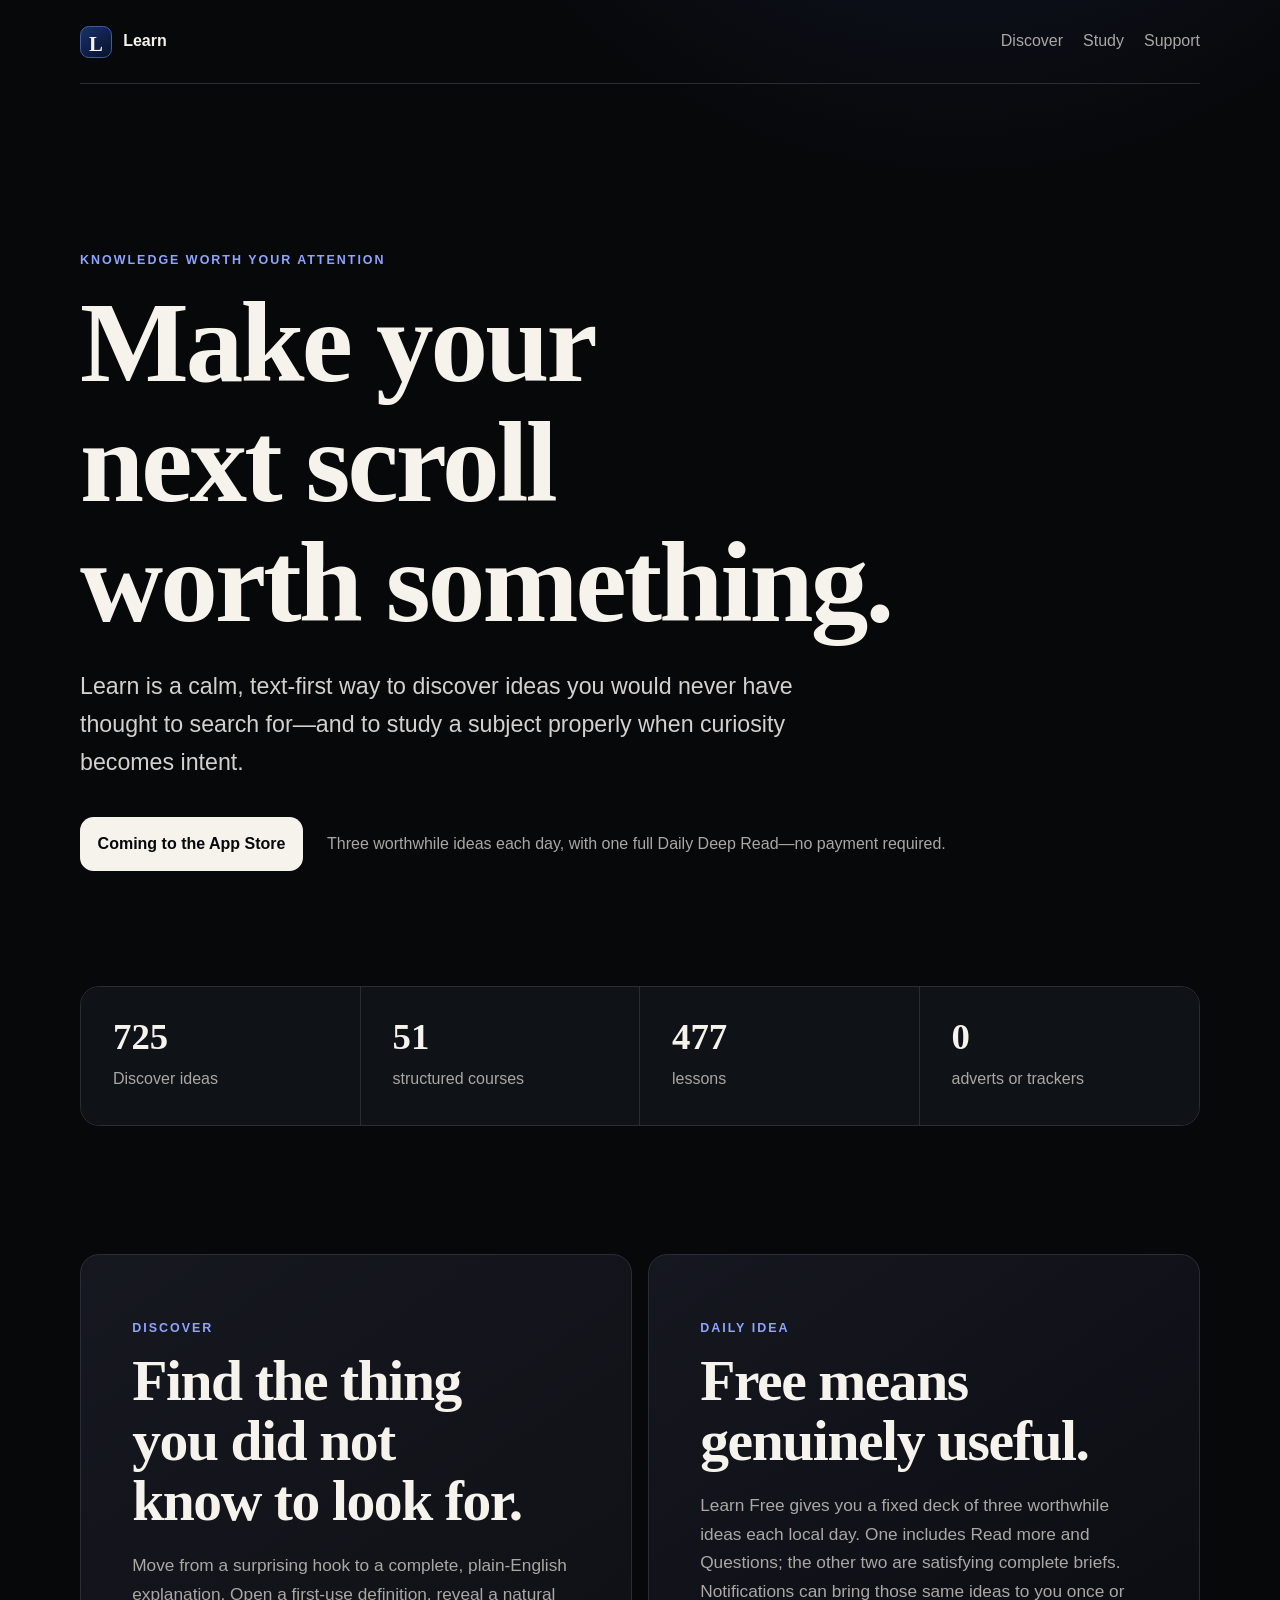
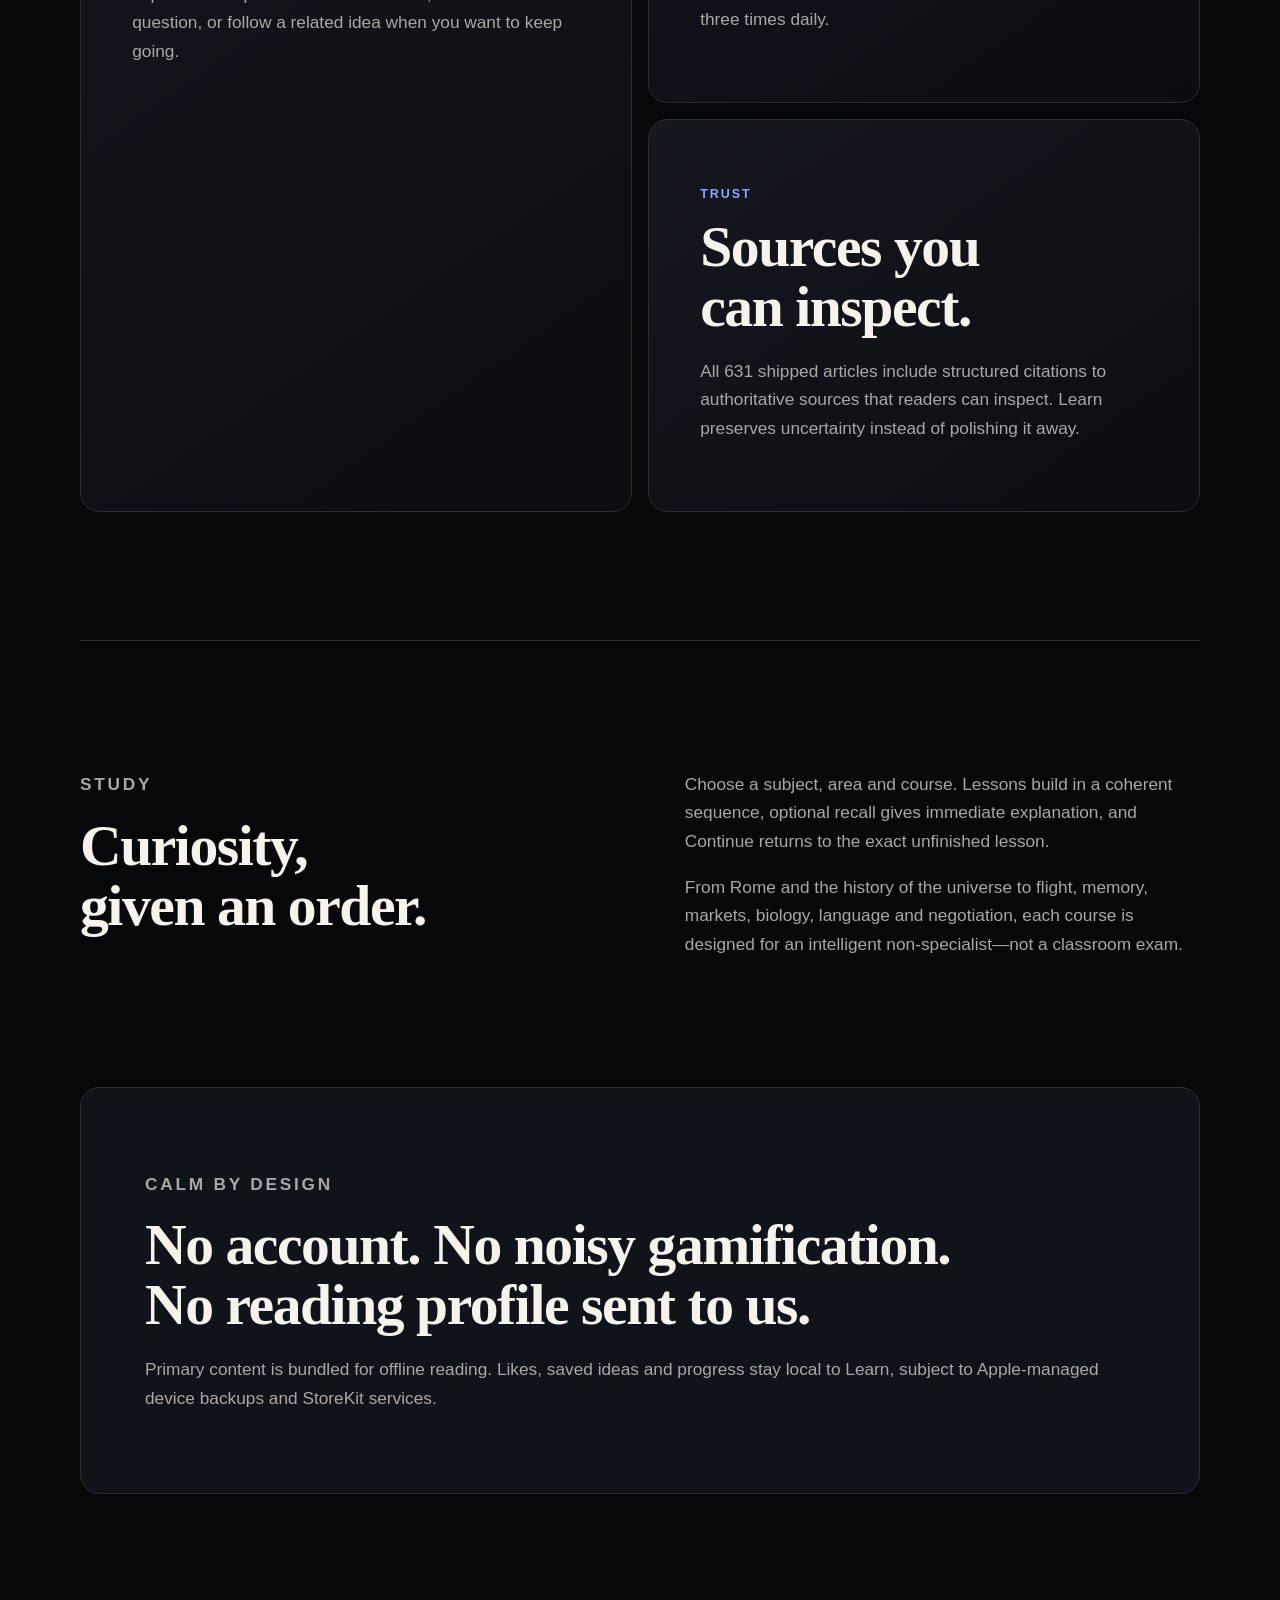
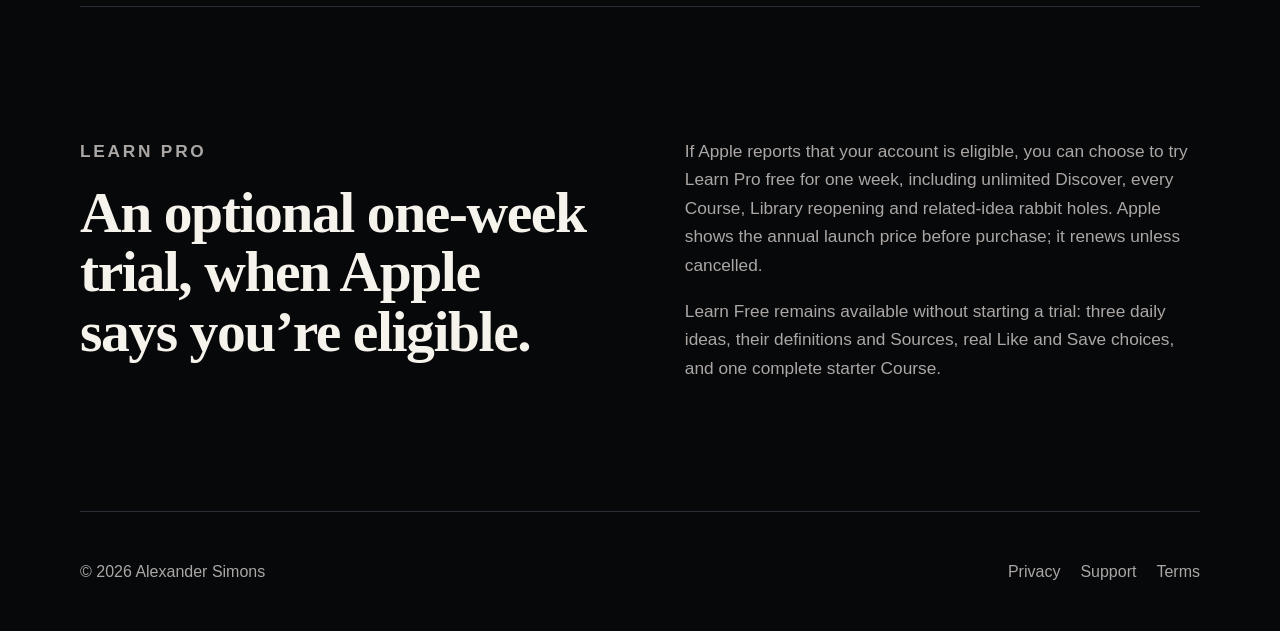
<file: index.html>
<!doctype html>
<html lang="en-GB">
<head>
  <meta charset="utf-8">
  <meta name="viewport" content="width=device-width, initial-scale=1">
  <meta name="description" content="Learn turns one daily idea into a path through human knowledge, with clear Discover articles and structured Study courses.">
  <title>Learn — Discover &amp; Study</title>
  <link rel="stylesheet" href="styles.css">
</head>
<body>
  <a class="skip-link" href="#main">Skip to content</a>
  <header class="site-header">
    <a class="brand" href="index.html" aria-label="Learn home">
      <span class="brand-mark" aria-hidden="true">L</span>
      <span>Learn</span>
    </a>
    <nav aria-label="Main navigation">
      <a href="#discover">Discover</a>
      <a href="#study">Study</a>
      <a href="support.html">Support</a>
    </nav>
  </header>

  <main id="main">
    <section class="hero">
      <p class="eyebrow">Knowledge worth your attention</p>
      <h1>Make your next scroll<br>worth something.</h1>
      <p class="lead">Learn is a calm, text-first way to discover ideas you would never have thought to search for—and to study a subject properly when curiosity becomes intent.</p>
      <div class="hero-actions">
        <span class="store-badge" aria-label="Coming to the App Store">Coming to the App Store</span>
        <span class="microcopy">Three worthwhile ideas each day, with one full Daily Deep Read—no payment required.</span>
      </div>
    </section>

    <section class="numbers" aria-label="Launch catalogue">
      <div><strong>725</strong><span>Discover ideas</span></div>
      <div><strong>51</strong><span>structured courses</span></div>
      <div><strong>477</strong><span>lessons</span></div>
      <div><strong>0</strong><span>adverts or trackers</span></div>
    </section>

    <section id="discover" class="feature-grid">
      <article class="feature feature-large">
        <p class="eyebrow">Discover</p>
        <h2>Find the thing you did not know to look for.</h2>
        <p>Move from a surprising hook to a complete, plain-English explanation. Open a first-use definition, reveal a natural question, or follow a related idea when you want to keep going.</p>
      </article>
      <article class="feature">
        <p class="eyebrow">Daily idea</p>
        <h2>Free means genuinely useful.</h2>
        <p>Learn Free gives you a fixed deck of three worthwhile ideas each local day. One includes Read more and Questions; the other two are satisfying complete briefs. Notifications can bring those same ideas to you once or three times daily.</p>
      </article>
      <article class="feature">
        <p class="eyebrow">Trust</p>
        <h2>Sources you can inspect.</h2>
        <p>All 631 shipped articles include structured citations to authoritative sources that readers can inspect. Learn preserves uncertainty instead of polishing it away.</p>
      </article>
    </section>

    <section id="study" class="study-block">
      <div>
        <p class="eyebrow">Study</p>
        <h2>Curiosity, given an order.</h2>
      </div>
      <div>
        <p>Choose a subject, area and course. Lessons build in a coherent sequence, optional recall gives immediate explanation, and Continue returns to the exact unfinished lesson.</p>
        <p>From Rome and the history of the universe to flight, memory, markets, biology, language and negotiation, each course is designed for an intelligent non-specialist—not a classroom exam.</p>
      </div>
    </section>

    <section class="principles">
      <p class="eyebrow">Calm by design</p>
      <h2>No account. No noisy gamification. No reading profile sent to us.</h2>
      <p>Primary content is bundled for offline reading. Likes, saved ideas and progress stay local to Learn, subject to Apple-managed device backups and StoreKit services.</p>
    </section>

    <section class="membership">
      <div>
        <p class="eyebrow">Learn Pro</p>
        <h2>An optional one-week trial, when Apple says you’re eligible.</h2>
      </div>
      <div>
        <p>If Apple reports that your account is eligible, you can choose to try Learn Pro free for one week, including unlimited Discover, every Course, Library reopening and related-idea rabbit holes. Apple shows the annual launch price before purchase; it renews unless cancelled.</p>
        <p>Learn Free remains available without starting a trial: three daily ideas, their definitions and Sources, real Like and Save choices, and one complete starter Course.</p>
      </div>
    </section>
  </main>

  <footer>
    <span>© 2026 Alexander Simons</span>
    <nav aria-label="Legal and support">
      <a href="privacy.html">Privacy</a>
      <a href="support.html">Support</a>
      <a href="https://www.apple.com/legal/internet-services/itunes/dev/stdeula/">Terms</a>
    </nav>
  </footer>
</body>
</html>
</file>
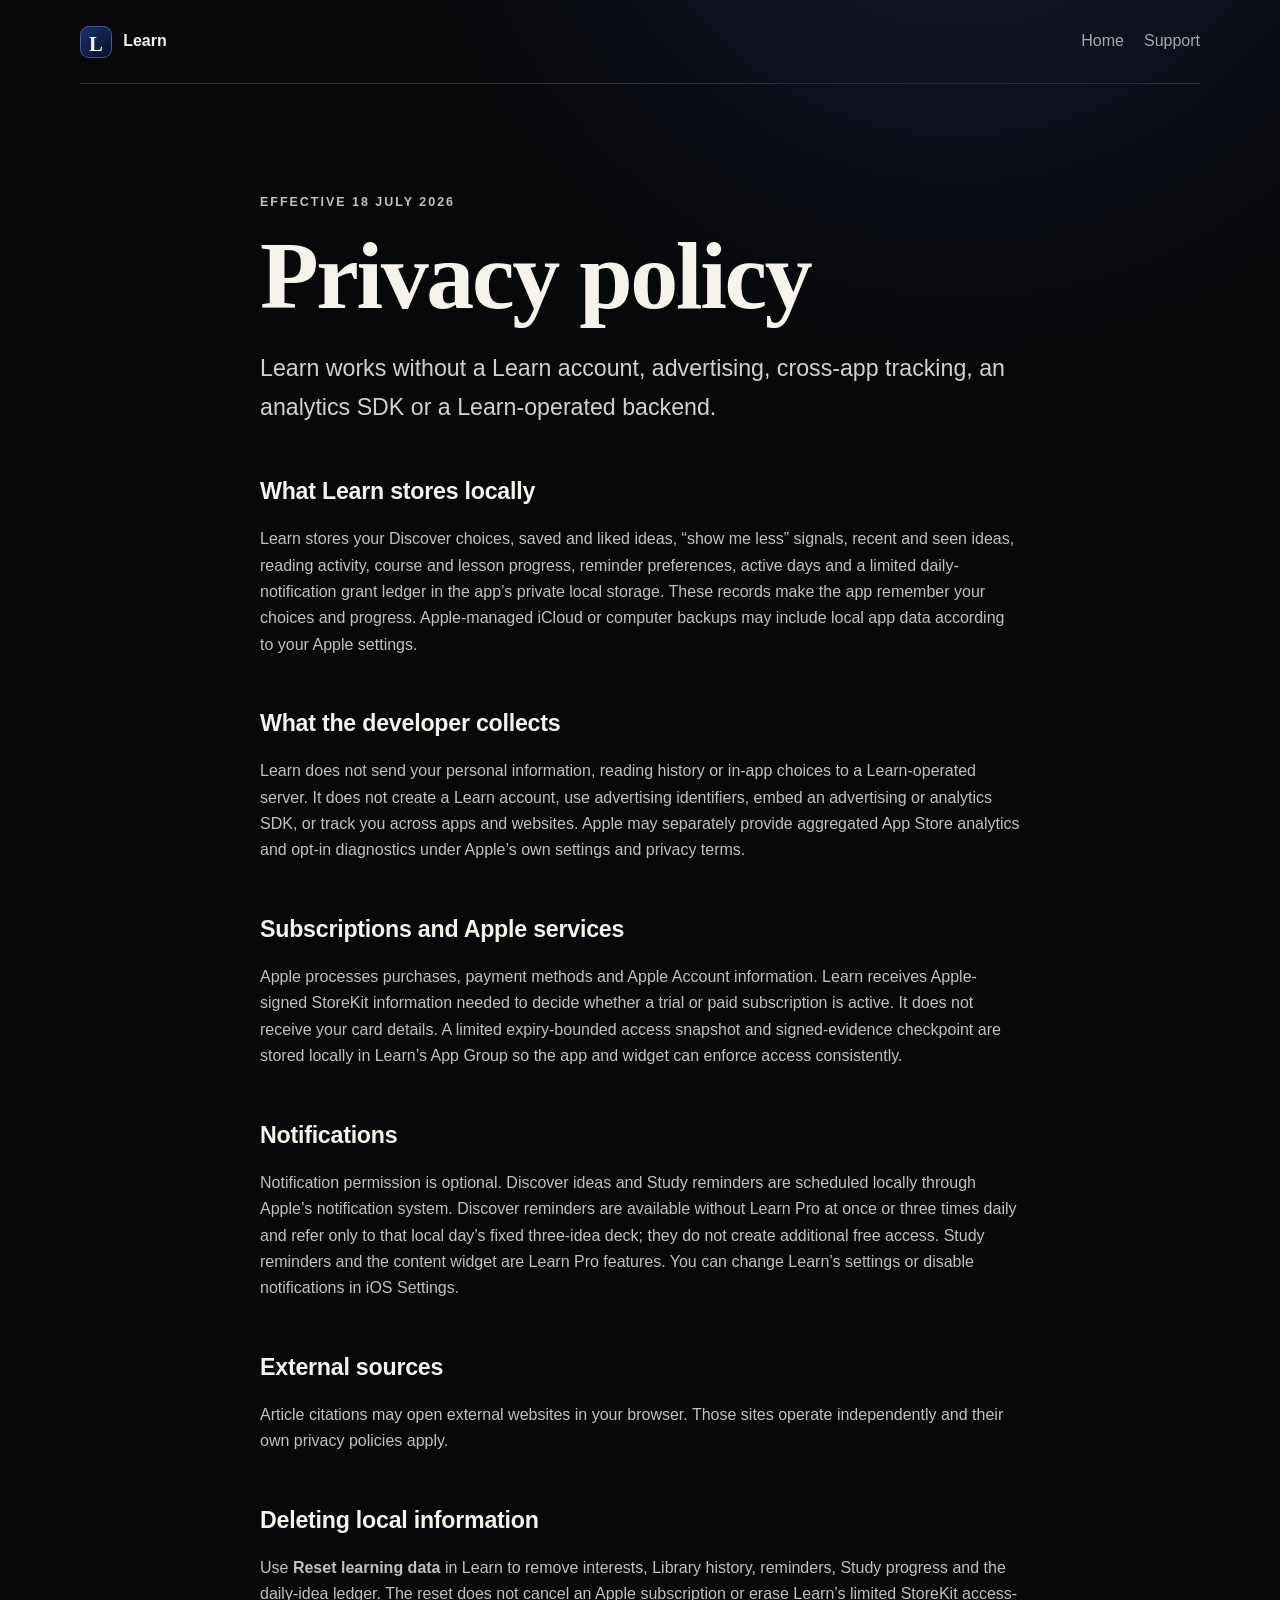
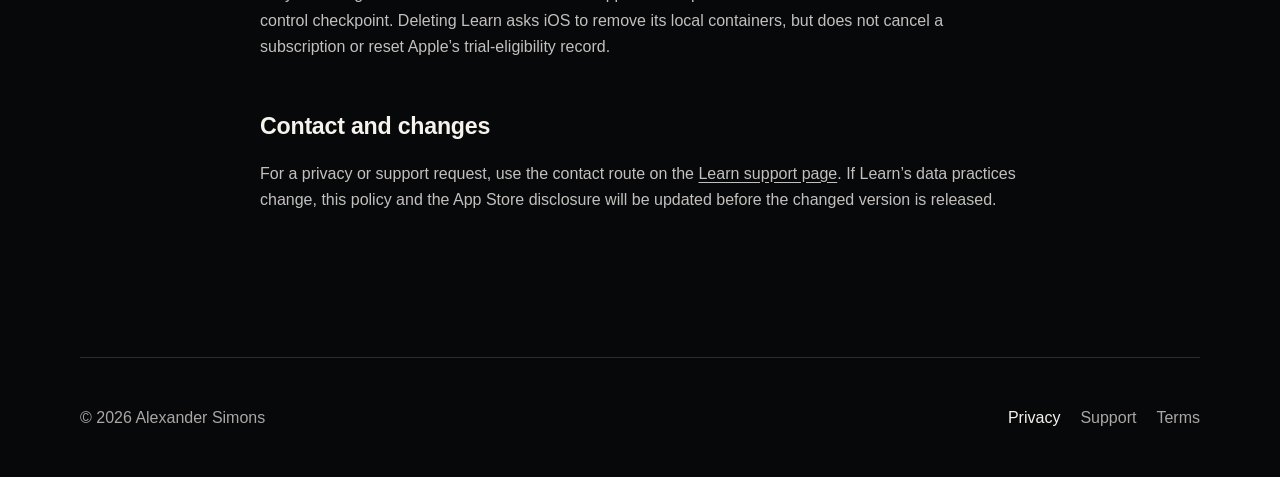
<file: privacy.html>
<!doctype html>
<html lang="en-GB">
<head>
  <meta charset="utf-8">
  <meta name="viewport" content="width=device-width, initial-scale=1">
  <meta name="description" content="Privacy policy for the Learn iOS app.">
  <title>Privacy — Learn</title>
  <link rel="stylesheet" href="styles.css">
</head>
<body>
  <a class="skip-link" href="#main">Skip to content</a>
  <header class="site-header">
    <a class="brand" href="index.html" aria-label="Learn home"><span class="brand-mark" aria-hidden="true">L</span><span>Learn</span></a>
    <nav aria-label="Main navigation"><a href="index.html">Home</a><a href="support.html">Support</a></nav>
  </header>

  <main id="main" class="prose">
    <p class="eyebrow">Effective 18 July 2026</p>
    <h1>Privacy policy</h1>
    <p class="lead">Learn works without a Learn account, advertising, cross-app tracking, an analytics SDK or a Learn-operated backend.</p>

    <h2>What Learn stores locally</h2>
    <p>Learn stores your Discover choices, saved and liked ideas, “show me less” signals, recent and seen ideas, reading activity, course and lesson progress, reminder preferences, active days and a limited daily-notification grant ledger in the app’s private local storage. These records make the app remember your choices and progress. Apple-managed iCloud or computer backups may include local app data according to your Apple settings.</p>

    <h2>What the developer collects</h2>
    <p>Learn does not send your personal information, reading history or in-app choices to a Learn-operated server. It does not create a Learn account, use advertising identifiers, embed an advertising or analytics SDK, or track you across apps and websites. Apple may separately provide aggregated App Store analytics and opt-in diagnostics under Apple’s own settings and privacy terms.</p>

    <h2>Subscriptions and Apple services</h2>
    <p>Apple processes purchases, payment methods and Apple Account information. Learn receives Apple-signed StoreKit information needed to decide whether a trial or paid subscription is active. It does not receive your card details. A limited expiry-bounded access snapshot and signed-evidence checkpoint are stored locally in Learn’s App Group so the app and widget can enforce access consistently.</p>

    <h2>Notifications</h2>
    <p>Notification permission is optional. Discover ideas and Study reminders are scheduled locally through Apple’s notification system. Discover reminders are available without Learn Pro at once or three times daily and refer only to that local day’s fixed three-idea deck; they do not create additional free access. Study reminders and the content widget are Learn Pro features. You can change Learn’s settings or disable notifications in iOS Settings.</p>

    <h2>External sources</h2>
    <p>Article citations may open external websites in your browser. Those sites operate independently and their own privacy policies apply.</p>

    <h2>Deleting local information</h2>
    <p>Use <strong>Reset learning data</strong> in Learn to remove interests, Library history, reminders, Study progress and the daily-idea ledger. The reset does not cancel an Apple subscription or erase Learn’s limited StoreKit access-control checkpoint. Deleting Learn asks iOS to remove its local containers, but does not cancel a subscription or reset Apple’s trial-eligibility record.</p>

    <h2>Contact and changes</h2>
    <p>For a privacy or support request, use the contact route on the <a href="support.html">Learn support page</a>. If Learn’s data practices change, this policy and the App Store disclosure will be updated before the changed version is released.</p>
  </main>

  <footer><span>© 2026 Alexander Simons</span><nav aria-label="Legal and support"><a href="privacy.html" aria-current="page">Privacy</a><a href="support.html">Support</a><a href="https://www.apple.com/legal/internet-services/itunes/dev/stdeula/">Terms</a></nav></footer>
</body>
</html>
</file>
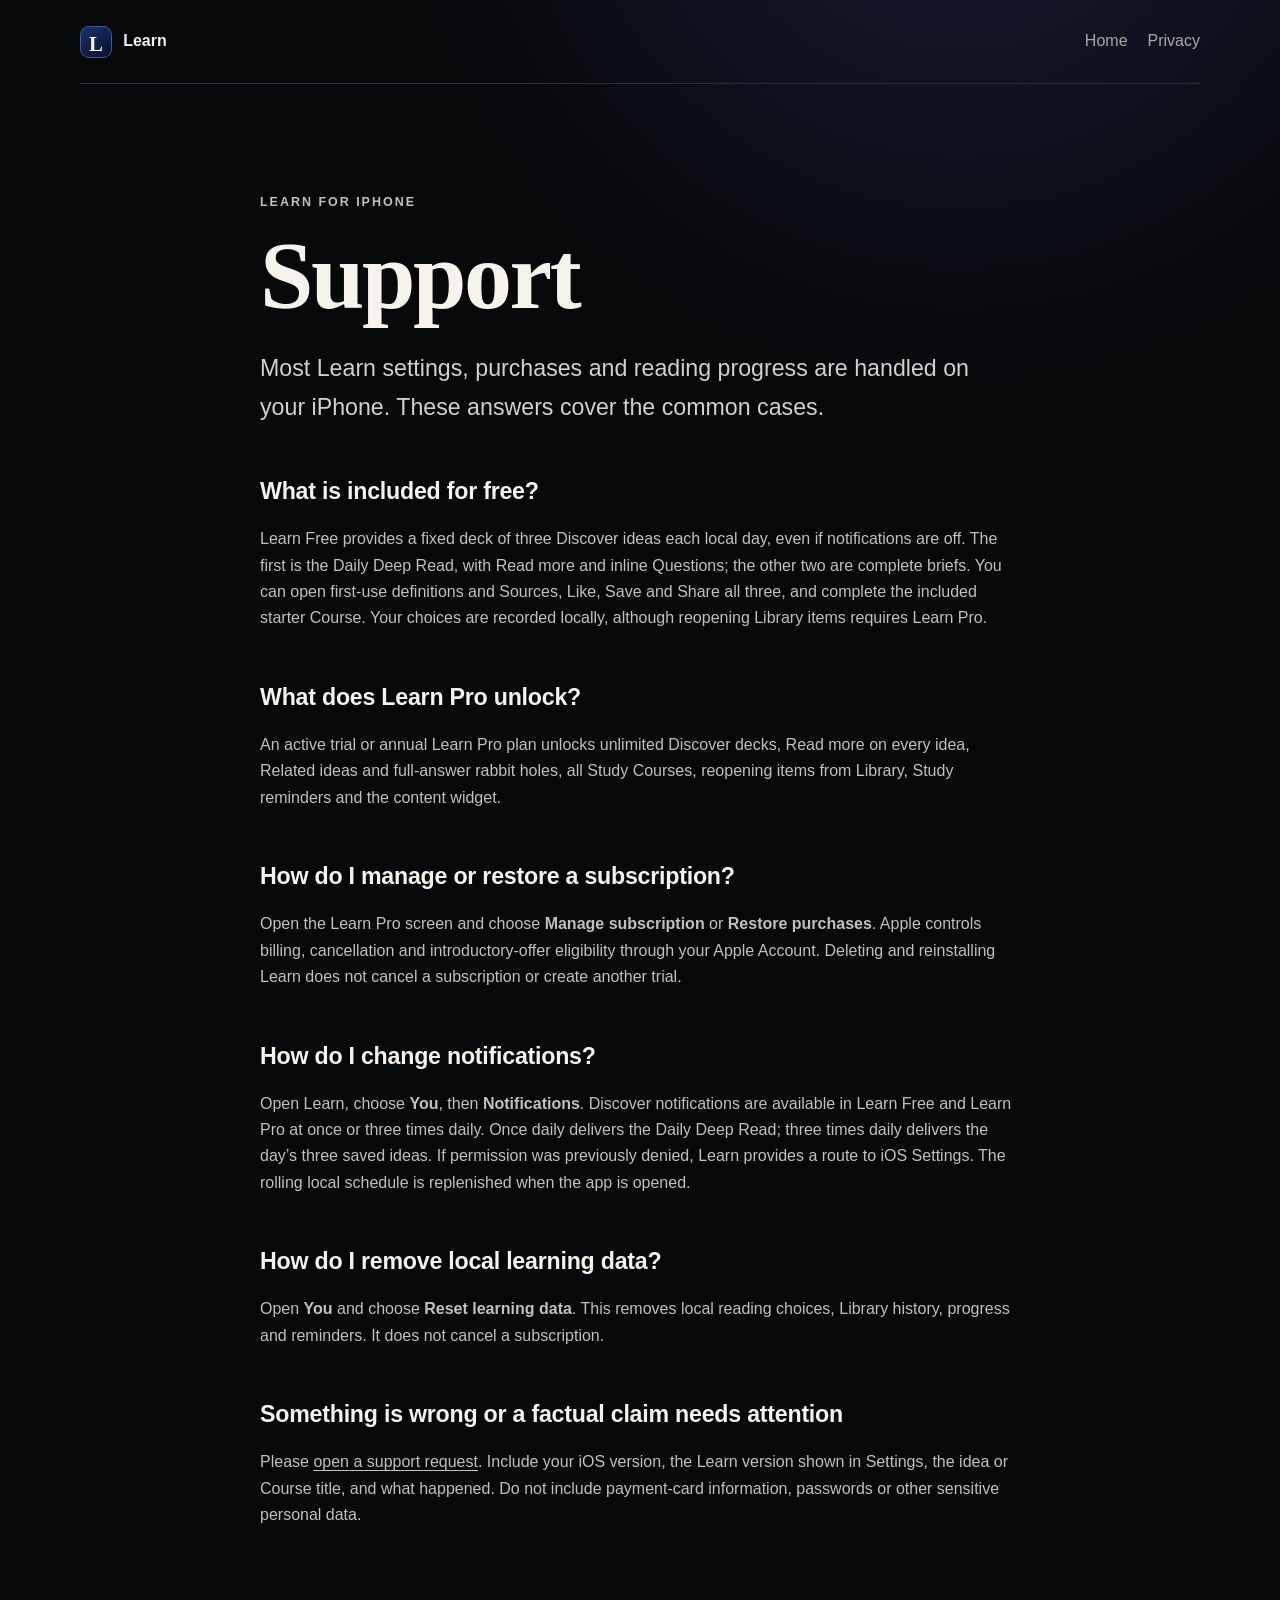
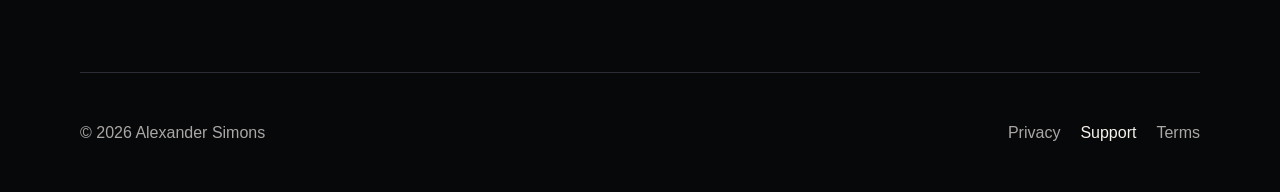
<file: support.html>
<!doctype html>
<html lang="en-GB">
<head>
  <meta charset="utf-8">
  <meta name="viewport" content="width=device-width, initial-scale=1">
  <meta name="description" content="Help and support for the Learn iOS app.">
  <title>Support — Learn</title>
  <link rel="stylesheet" href="styles.css">
</head>
<body>
  <a class="skip-link" href="#main">Skip to content</a>
  <header class="site-header">
    <a class="brand" href="index.html" aria-label="Learn home"><span class="brand-mark" aria-hidden="true">L</span><span>Learn</span></a>
    <nav aria-label="Main navigation"><a href="index.html">Home</a><a href="privacy.html">Privacy</a></nav>
  </header>

  <main id="main" class="prose">
    <p class="eyebrow">Learn for iPhone</p>
    <h1>Support</h1>
    <p class="lead">Most Learn settings, purchases and reading progress are handled on your iPhone. These answers cover the common cases.</p>

    <h2>What is included for free?</h2>
    <p>Learn Free provides a fixed deck of three Discover ideas each local day, even if notifications are off. The first is the Daily Deep Read, with Read more and inline Questions; the other two are complete briefs. You can open first-use definitions and Sources, Like, Save and Share all three, and complete the included starter Course. Your choices are recorded locally, although reopening Library items requires Learn Pro.</p>

    <h2>What does Learn Pro unlock?</h2>
    <p>An active trial or annual Learn Pro plan unlocks unlimited Discover decks, Read more on every idea, Related ideas and full-answer rabbit holes, all Study Courses, reopening items from Library, Study reminders and the content widget.</p>

    <h2>How do I manage or restore a subscription?</h2>
    <p>Open the Learn Pro screen and choose <strong>Manage subscription</strong> or <strong>Restore purchases</strong>. Apple controls billing, cancellation and introductory-offer eligibility through your Apple Account. Deleting and reinstalling Learn does not cancel a subscription or create another trial.</p>

    <h2>How do I change notifications?</h2>
    <p>Open Learn, choose <strong>You</strong>, then <strong>Notifications</strong>. Discover notifications are available in Learn Free and Learn Pro at once or three times daily. Once daily delivers the Daily Deep Read; three times daily delivers the day’s three saved ideas. If permission was previously denied, Learn provides a route to iOS Settings. The rolling local schedule is replenished when the app is opened.</p>

    <h2>How do I remove local learning data?</h2>
    <p>Open <strong>You</strong> and choose <strong>Reset learning data</strong>. This removes local reading choices, Library history, progress and reminders. It does not cancel a subscription.</p>

    <h2>Something is wrong or a factual claim needs attention</h2>
    <p>Please <a href="https://github.com/awbs98/learn-app-support/issues/new/choose">open a support request</a>. Include your iOS version, the Learn version shown in Settings, the idea or Course title, and what happened. Do not include payment-card information, passwords or other sensitive personal data.</p>
  </main>

  <footer><span>© 2026 Alexander Simons</span><nav aria-label="Legal and support"><a href="privacy.html">Privacy</a><a href="support.html" aria-current="page">Support</a><a href="https://www.apple.com/legal/internet-services/itunes/dev/stdeula/">Terms</a></nav></footer>
</body>
</html>
</file>
<file: styles.css>
:root {
  color-scheme: dark;
  --ink: #f6f2ec;
  --muted: #aaa7a5;
  --ground: #07080a;
  --panel: #12141a;
  --line: #2a2d35;
  --accent: #8fa4ff;
  --serif: ui-serif, "New York", Georgia, serif;
  --sans: ui-sans-serif, -apple-system, BlinkMacSystemFont, "SF Pro Text", sans-serif;
}

* { box-sizing: border-box; }
html { scroll-behavior: smooth; }
body {
  margin: 0;
  color: var(--ink);
  background:
    radial-gradient(circle at 75% -10%, rgba(83, 103, 204, .22), transparent 35rem),
    var(--ground);
  font-family: var(--sans);
  line-height: 1.65;
}
a { color: inherit; text-underline-offset: .2em; }
.skip-link { position: absolute; left: -10000px; top: 1rem; }
.skip-link:focus { left: 1rem; z-index: 10; padding: .7rem 1rem; background: var(--ink); color: var(--ground); }
.site-header, footer {
  width: min(1120px, calc(100% - 40px));
  margin: 0 auto;
  display: flex;
  align-items: center;
  justify-content: space-between;
  gap: 1rem;
}
.site-header { min-height: 84px; border-bottom: 1px solid var(--line); }
.brand { display: inline-flex; align-items: center; gap: .7rem; font-weight: 700; text-decoration: none; }
.brand-mark { width: 2rem; height: 2rem; display: grid; place-items: center; border-radius: .55rem; background: linear-gradient(145deg, #19306b, #08112b); border: 1px solid #405a9d; font-family: var(--serif); font-size: 1.3rem; }
nav { display: flex; flex-wrap: wrap; gap: 1.25rem; }
nav a { color: var(--muted); text-decoration: none; }
nav a:hover, nav a:focus-visible, nav a[aria-current="page"] { color: var(--ink); }
main { width: min(1120px, calc(100% - 40px)); margin: 0 auto; }
.hero { padding: clamp(5rem, 12vw, 10rem) 0 clamp(4rem, 9vw, 8rem); max-width: 920px; }
.eyebrow { color: var(--accent); font-size: .78rem; font-weight: 750; letter-spacing: .16em; text-transform: uppercase; }
h1, h2 { font-family: var(--serif); font-weight: 600; line-height: 1.04; letter-spacing: -.025em; text-wrap: balance; }
h1 { margin: .7rem 0 1.5rem; font-size: clamp(3.25rem, 9vw, 7.8rem); }
h2 { margin: .6rem 0 1.25rem; font-size: clamp(2rem, 4.5vw, 4rem); }
.lead { color: #d3d0cd; font-size: clamp(1.15rem, 2vw, 1.45rem); max-width: 760px; }
.hero-actions { margin-top: 2.25rem; display: flex; align-items: center; flex-wrap: wrap; gap: 1rem 1.5rem; }
.store-badge { display: inline-flex; border-radius: .85rem; padding: .85rem 1.1rem; background: var(--ink); color: var(--ground); font-weight: 750; }
.microcopy { color: var(--muted); }
.numbers { display: grid; grid-template-columns: repeat(4, 1fr); border: 1px solid var(--line); border-radius: 1.2rem; overflow: hidden; }
.numbers div { padding: 2rem; background: rgba(18,20,26,.8); border-right: 1px solid var(--line); }
.numbers div:last-child { border: 0; }
.numbers strong, .numbers span { display: block; }
.numbers strong { font-family: var(--serif); font-size: 2.3rem; line-height: 1; }
.numbers span { margin-top: .65rem; color: var(--muted); }
.feature-grid { padding: 8rem 0; display: grid; grid-template-columns: 1fr 1fr; gap: 1rem; }
.feature { padding: clamp(1.7rem, 4vw, 3.2rem); border: 1px solid var(--line); border-radius: 1.2rem; background: linear-gradient(145deg, rgba(23,25,33,.94), rgba(12,13,17,.94)); }
.feature-large { grid-row: span 2; }
.feature p:last-child, .study-block p, .principles p, .membership p { color: var(--muted); font-size: 1.08rem; }
.study-block, .membership { padding: 7rem 0; border-top: 1px solid var(--line); display: grid; grid-template-columns: 1fr 1fr; gap: clamp(2rem, 7vw, 7rem); }
.principles { margin-bottom: 7rem; padding: clamp(2rem, 5vw, 4.5rem); border-radius: 1.2rem; background: #11131a; border: 1px solid var(--line); }
.prose { width: min(760px, calc(100% - 40px)); padding: 6rem 0 8rem; }
.prose h1 { font-size: clamp(3.2rem, 8vw, 6rem); }
.prose h2 { margin-top: 3.2rem; font-family: var(--sans); font-size: 1.45rem; letter-spacing: -.01em; line-height: 1.25; }
.prose p:not(.lead) { color: #c3c0bd; }
footer { min-height: 120px; padding: 2rem 0; border-top: 1px solid var(--line); color: var(--muted); }

@media (max-width: 720px) {
  .site-header { align-items: flex-start; padding: 1.2rem 0; }
  .site-header nav { justify-content: flex-end; gap: .75rem 1rem; }
  .numbers { grid-template-columns: 1fr 1fr; }
  .numbers div { border-bottom: 1px solid var(--line); }
  .numbers div:nth-child(2) { border-right: 0; }
  .numbers div:nth-child(3), .numbers div:nth-child(4) { border-bottom: 0; }
  .feature-grid, .study-block, .membership { grid-template-columns: 1fr; }
  .feature-large { grid-row: auto; }
  footer { align-items: flex-start; flex-direction: column; }
}

@media (prefers-reduced-motion: reduce) {
  html { scroll-behavior: auto; }
}
</file>
